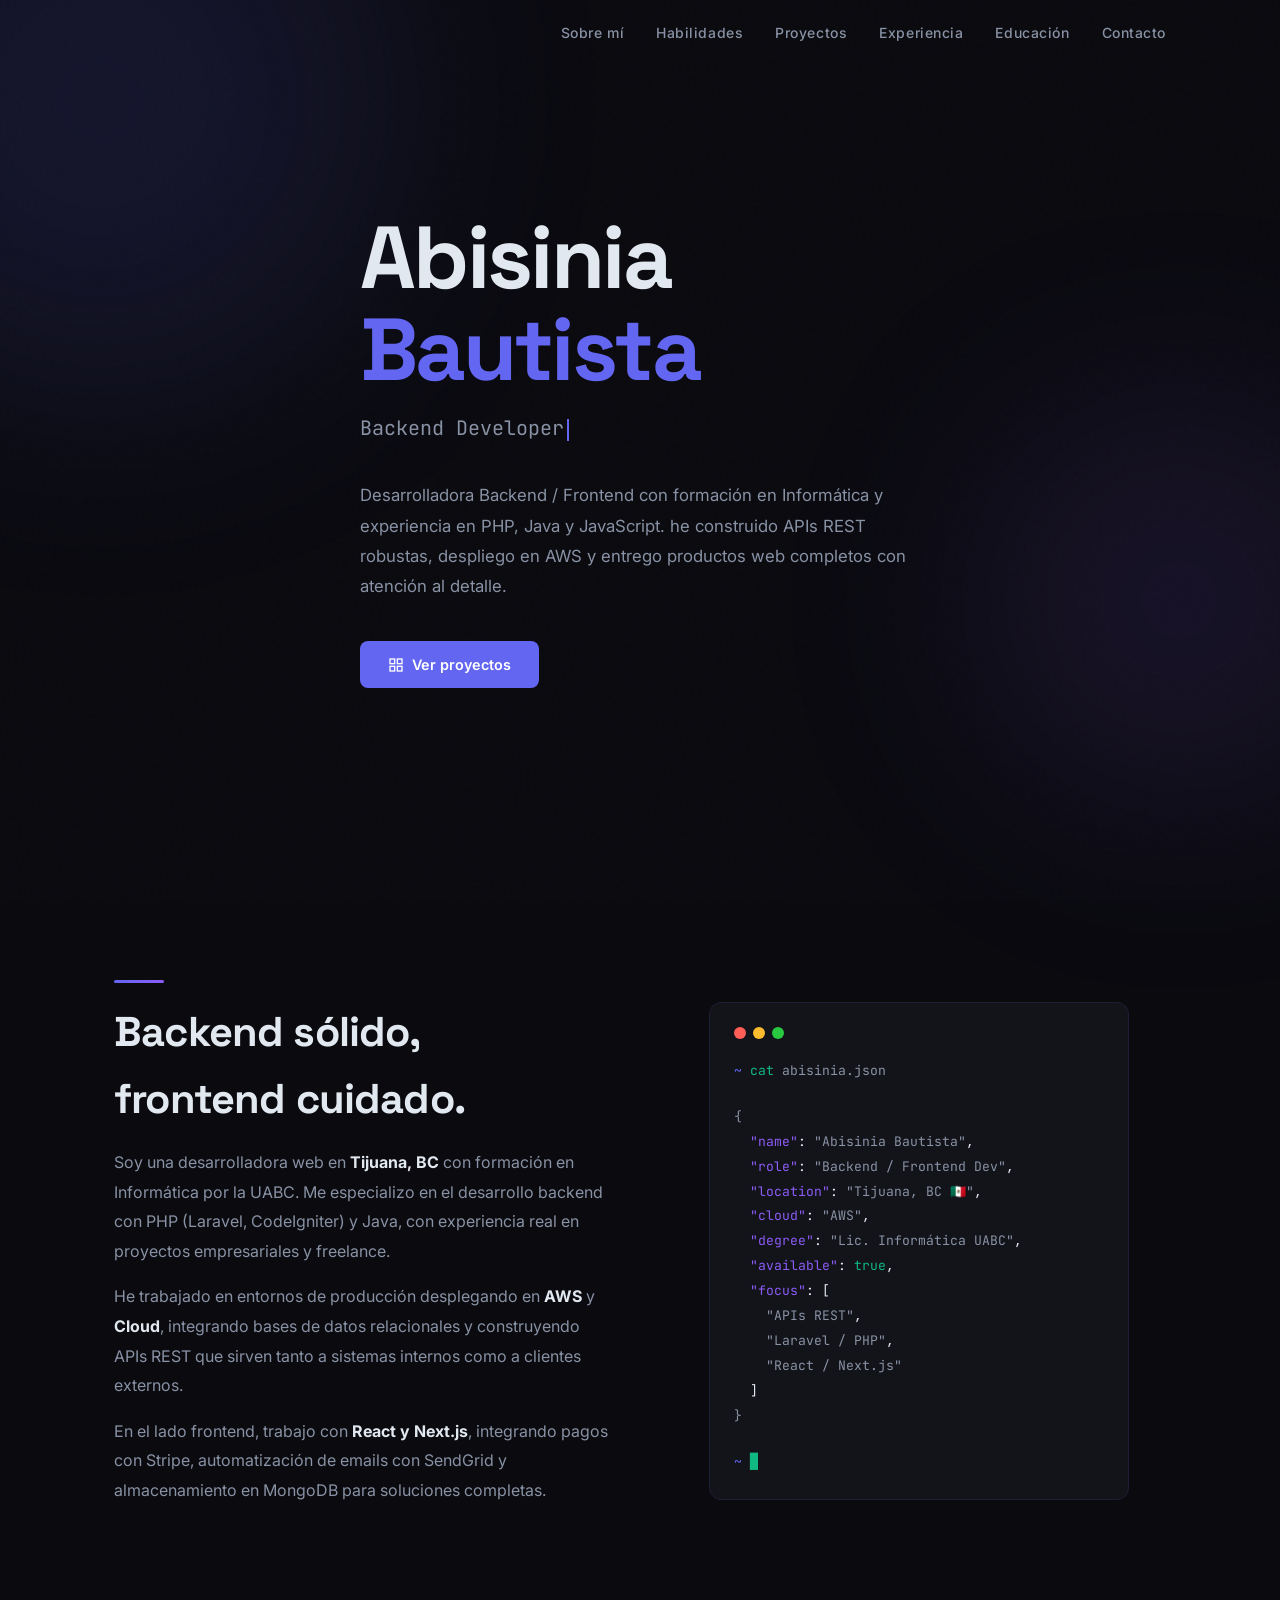
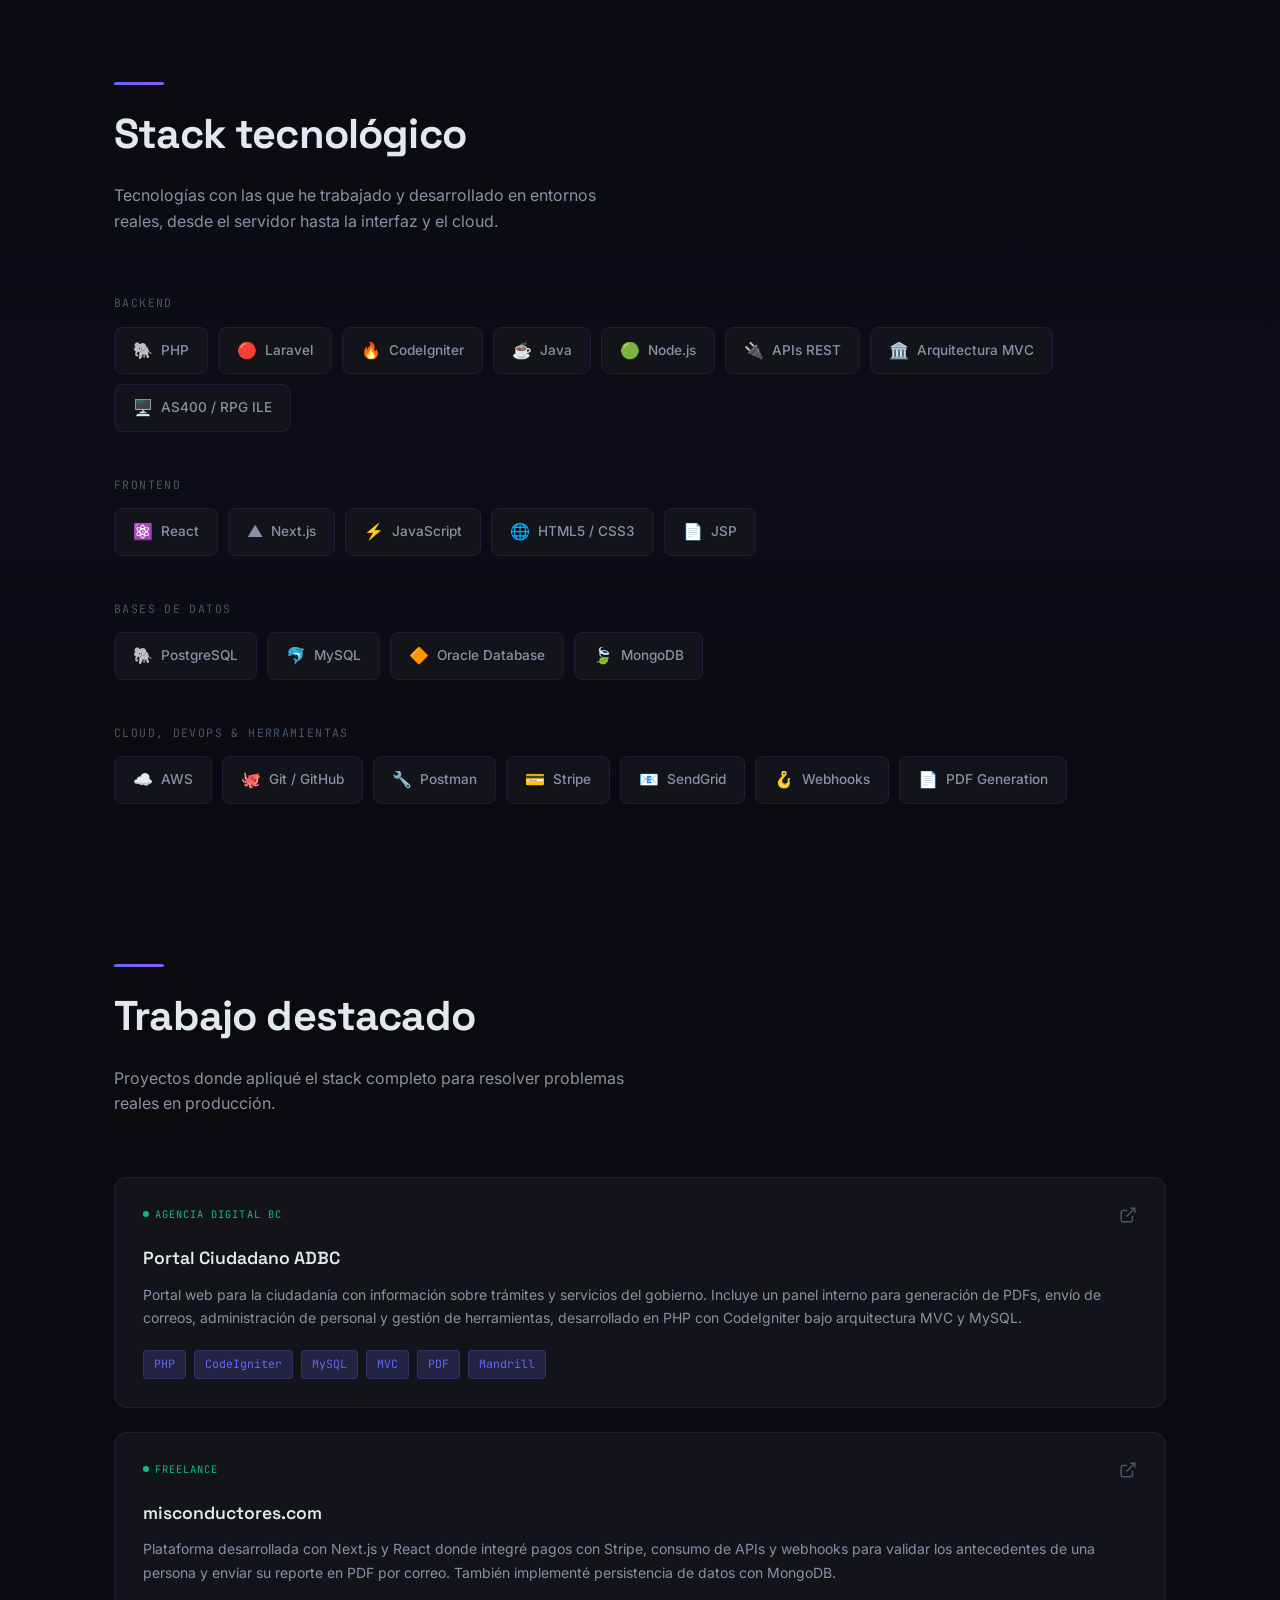
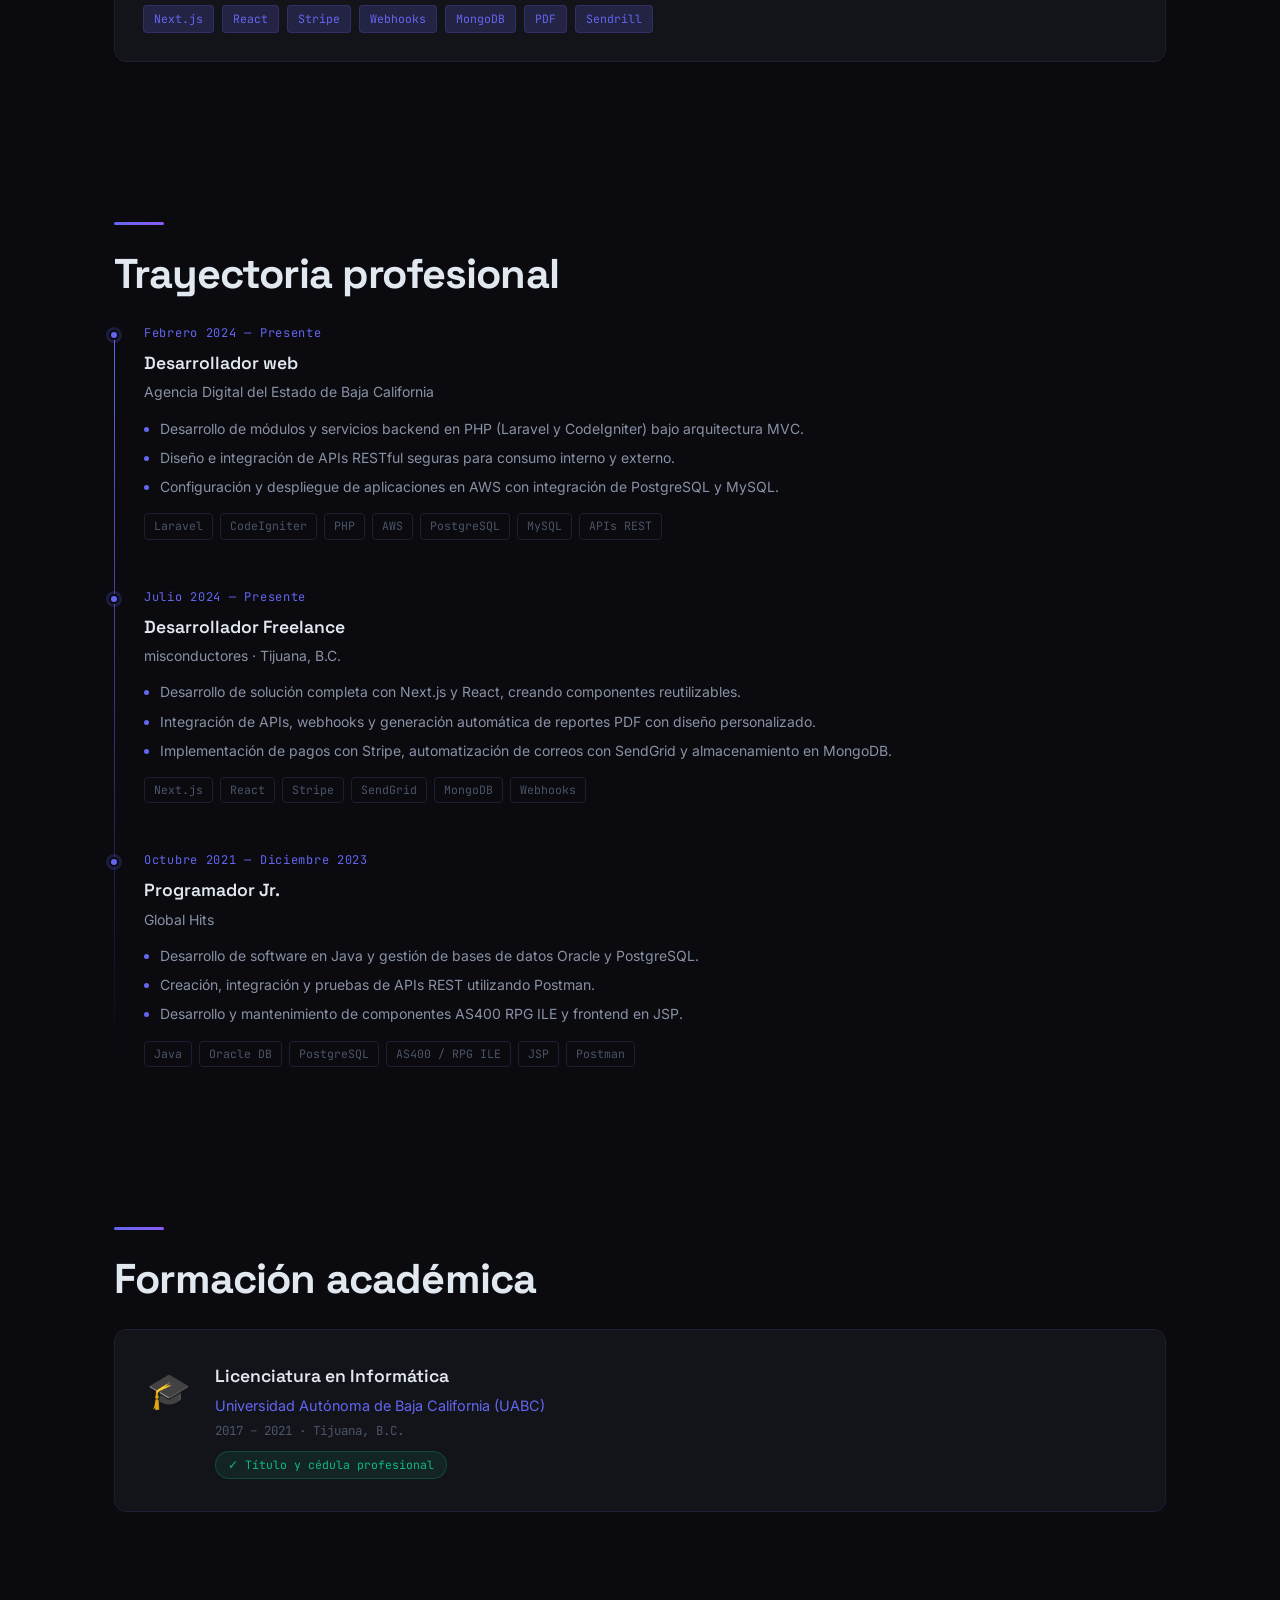
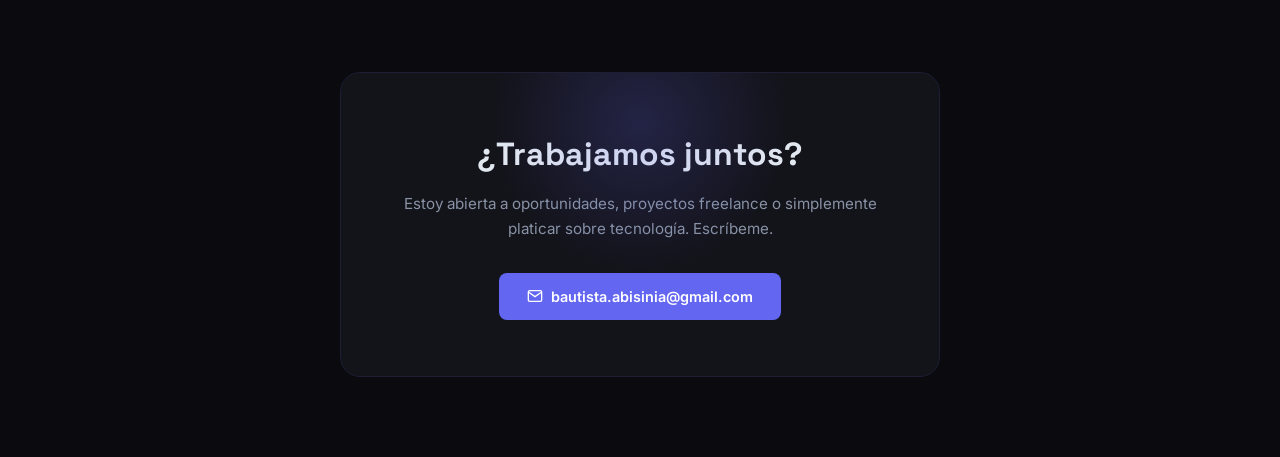
<file: index.html>
<!DOCTYPE html>
<html lang="es">
<head>
  <meta charset="UTF-8" />
  <meta name="viewport" content="width=device-width, initial-scale=1.0" />
  <title>Abisinia Bautista — Developer Portfolio</title>
  <meta name="description" content="Portfolio de Abisinia Bautista Bautista — Desarrolladora Backend/Frontend en Tijuana, BC." />
  <link rel="preconnect" href="https://fonts.googleapis.com" />
  <link rel="preconnect" href="https://fonts.gstatic.com" crossorigin />
  <link href="https://fonts.googleapis.com/css2?family=Space+Grotesk:wght@300;400;500;600;700&family=Inter:wght@300;400;500&family=JetBrains+Mono:wght@400;500&display=swap" rel="stylesheet" />
  <link rel="stylesheet" href="./assets/css/style.css" />
</head>
<body>

<div class="blob blob-1"></div>
<div class="blob blob-2"></div>

<nav id="navbar">
  <div class="container nav-inner">
    <a href="#hero" class="nav-logo"></a>
    <ul class="nav-links" id="navLinks">
      <li><a href="#about">Sobre mí</a></li>
      <li><a href="#skills">Habilidades</a></li>
      <li><a href="#projects">Proyectos</a></li>
      <li><a href="#experience">Experiencia</a></li>
      <li><a href="#education">Educación</a></li>
      <li><a href="#contact">Contacto</a></li>
    </ul>
    <div class="hamburger" id="hamburger" aria-label="Menú">
      <span></span><span></span><span></span>
    </div>
  </div>
</nav>

<section id="hero">
  <div class="container">
    <h1 class="hero-name">
      Abisinia<br>
      <span class="last">Bautista</span>
    </h1>
    <p class="hero-role" id="typewriter"><span class="cursor"></span></p>
    <p class="hero-desc">
      Desarrolladora Backend / Frontend con formación en Informática y experiencia en PHP, Java y JavaScript. he construido APIs REST robustas, despliego en AWS y entrego productos web completos con atención al detalle.
    </p>
    <div class="hero-cta">
      <a href="#projects" class="btn btn-primary">
        <svg width="16" height="16" viewBox="0 0 24 24" fill="none" stroke="currentColor" stroke-width="2"><rect x="3" y="3" width="7" height="7"/><rect x="14" y="3" width="7" height="7"/><rect x="14" y="14" width="7" height="7"/><rect x="3" y="14" width="7" height="7"/></svg>
        Ver proyectos
      </a>
    </div>
  </div>
</section>

<section id="about">
  <div class="container">
    <div class="about-grid">
      <div class="about-text reveal">
        <div class="divider"></div>
        <h2 class="section-title">Backend sólido,<br>frontend cuidado.</h2>
        <p>Soy una desarrolladora web en <strong>Tijuana, BC</strong> con formación en Informática por la UABC. Me especializo en el desarrollo backend con PHP (Laravel, CodeIgniter) y Java, con experiencia real en proyectos empresariales y freelance.</p>
        <p>He trabajado en entornos de producción desplegando en <strong>AWS</strong> y <strong>Cloud</strong>, integrando bases de datos relacionales y construyendo APIs REST que sirven tanto a sistemas internos como a clientes externos.</p>
        <p>En el lado frontend, trabajo con <strong>React y Next.js</strong>, integrando pagos con Stripe, automatización de emails con SendGrid y almacenamiento en MongoDB para soluciones completas.</p>
      </div>
      <div class="about-visual reveal reveal-delay-2">
        <div class="terminal-card">
          <div class="term-bar">
            <div class="term-dot r"></div>
            <div class="term-dot y"></div>
            <div class="term-dot g"></div>
          </div>
          <div class="term-line"><span class="term-prompt">~</span> <span class="term-cmd">cat</span> <span class="term-val">abisinia.json</span></div>
          <br>
          <div class="term-line"><span class="term-val">{</span></div>
          <div class="term-line">&nbsp;&nbsp;<span class="term-key">"name"</span>: <span class="term-val">"Abisinia Bautista"</span>,</div>
          <div class="term-line">&nbsp;&nbsp;<span class="term-key">"role"</span>: <span class="term-val">"Backend / Frontend Dev"</span>,</div>
          <div class="term-line">&nbsp;&nbsp;<span class="term-key">"location"</span>: <span class="term-val">"Tijuana, BC 🇲🇽"</span>,</div>
          <div class="term-line">&nbsp;&nbsp;<span class="term-key">"cloud"</span>: <span class="term-val">"AWS"</span>,</div>
          <div class="term-line">&nbsp;&nbsp;<span class="term-key">"degree"</span>: <span class="term-val">"Lic. Informática UABC"</span>,</div>
          <div class="term-line">&nbsp;&nbsp;<span class="term-key">"available"</span>: <span style="color:#10B981">true</span>,</div>
          <div class="term-line">&nbsp;&nbsp;<span class="term-key">"focus"</span>: [</div>
          <div class="term-line">&nbsp;&nbsp;&nbsp;&nbsp;<span class="term-val">"APIs REST"</span>,</div>
          <div class="term-line">&nbsp;&nbsp;&nbsp;&nbsp;<span class="term-val">"Laravel / PHP"</span>,</div>
          <div class="term-line">&nbsp;&nbsp;&nbsp;&nbsp;<span class="term-val">"React / Next.js"</span></div>
          <div class="term-line">&nbsp;&nbsp;]</div>
          <div class="term-line"><span class="term-val">}</span></div>
          <br>
          <div class="term-line"><span class="term-prompt">~</span> <span class="term-cmd">█</span></div>
        </div>
      </div>
    </div>
  </div>
</section>

<section id="skills">
  <div class="container">
    <div class="reveal">
      <div class="divider"></div>
      <h2 class="section-title">Stack tecnológico</h2>
      <p class="section-sub">Tecnologías con las que he trabajado y desarrollado en entornos reales, desde el servidor hasta la interfaz y el cloud.</p>
    </div>
    <div class="skills-categories">
      <div class="reveal">
        <p class="skill-cat-label">Backend</p>
        <div class="skills-grid">
          <div class="skill-tag"><span class="skill-icon">🐘</span><span>PHP</span></div>
          <div class="skill-tag"><span class="skill-icon">🔴</span><span>Laravel</span></div>
          <div class="skill-tag"><span class="skill-icon">🔥</span><span>CodeIgniter</span></div>
          <div class="skill-tag"><span class="skill-icon">☕</span><span>Java</span></div>
          <div class="skill-tag"><span class="skill-icon">🟢</span><span>Node.js</span></div>
          <div class="skill-tag"><span class="skill-icon">🔌</span><span>APIs REST</span></div>
          <div class="skill-tag"><span class="skill-icon">🏛️</span><span>Arquitectura MVC</span></div>
          <div class="skill-tag"><span class="skill-icon">🖥️</span><span>AS400 / RPG ILE</span></div>
        </div>
      </div>
      <div class="reveal reveal-delay-1">
        <p class="skill-cat-label">Frontend</p>
        <div class="skills-grid">
          <div class="skill-tag"><span class="skill-icon">⚛️</span><span>React</span></div>
          <div class="skill-tag"><span class="skill-icon">▲</span><span>Next.js</span></div>
          <div class="skill-tag"><span class="skill-icon">⚡</span><span>JavaScript</span></div>
          <div class="skill-tag"><span class="skill-icon">🌐</span><span>HTML5 / CSS3</span></div>
          <div class="skill-tag"><span class="skill-icon">📄</span><span>JSP</span></div>
        </div>
      </div>
      <div class="reveal reveal-delay-2">
        <p class="skill-cat-label">Bases de datos</p>
        <div class="skills-grid">
          <div class="skill-tag"><span class="skill-icon">🐘</span><span>PostgreSQL</span></div>
          <div class="skill-tag"><span class="skill-icon">🐬</span><span>MySQL</span></div>
          <div class="skill-tag"><span class="skill-icon">🔶</span><span>Oracle Database</span></div>
          <div class="skill-tag"><span class="skill-icon">🍃</span><span>MongoDB</span></div>
        </div>
      </div>
      <div class="reveal reveal-delay-3">
        <p class="skill-cat-label">Cloud, DevOps & herramientas</p>
        <div class="skills-grid">
          <div class="skill-tag"><span class="skill-icon">☁️</span><span>AWS</span></div>
          <div class="skill-tag"><span class="skill-icon">🐙</span><span>Git / GitHub</span></div>
          <div class="skill-tag"><span class="skill-icon">🔧</span><span>Postman</span></div>
          <div class="skill-tag"><span class="skill-icon">💳</span><span>Stripe</span></div>
          <div class="skill-tag"><span class="skill-icon">📧</span><span>SendGrid</span></div>
          <div class="skill-tag"><span class="skill-icon">🪝</span><span>Webhooks</span></div>
          <div class="skill-tag"><span class="skill-icon">📄</span><span>PDF Generation</span></div>
        </div>
      </div>
    </div>
  </div>
</section>

<section id="projects">
  <div class="container">
    <div class="reveal">
      <div class="divider"></div>
      <h2 class="section-title">Trabajo destacado</h2>
      <p class="section-sub">Proyectos donde apliqué el stack completo para resolver problemas reales en producción.</p>
    </div>
    <div class="projects-grid">

      <div class="project-card reveal">
        <div class="project-header">
          <p class="project-featured">Agencia Digital BC</p>
          <div class="project-links">
            <a href="https://www.adbc.gob.mx/" target="_blank" rel="noopener" class="project-link" aria-label="Portal ADBC">
              <svg viewBox="0 0 24 24" fill="none" stroke="currentColor" stroke-width="2"><path d="M18 13v6a2 2 0 01-2 2H5a2 2 0 01-2-2V8a2 2 0 012-2h6"/><polyline points="15,3 21,3 21,9"/><line x1="10" y1="14" x2="21" y2="3"/></svg>
            </a>
          </div>
        </div>
        <h3 class="project-name">Portal Ciudadano ADBC</h3>
        <p class="project-desc">Portal web para la ciudadanía con información sobre trámites y servicios del gobierno. Incluye un panel interno para generación de PDFs, envío de correos, administración de personal y gestión de herramientas, desarrollado en PHP con CodeIgniter bajo arquitectura MVC y MySQL.</p>
        <div class="project-tags">
          <span class="project-tag">PHP</span>
          <span class="project-tag">CodeIgniter</span>
          <span class="project-tag">MySQL</span>
          <span class="project-tag">MVC</span>
          <span class="project-tag">PDF</span>
          <span class="project-tag">Mandrill</span>
        </div>
      </div>

      <div class="project-card reveal reveal-delay-1">
        <div class="project-header">
          <p class="project-featured">freelance</p>
          <div class="project-links">
            <a href="https://www.misconductores.com/" target="_blank" rel="noopener" class="project-link" aria-label="misconductores.com">
              <svg viewBox="0 0 24 24" fill="none" stroke="currentColor" stroke-width="2"><path d="M18 13v6a2 2 0 01-2 2H5a2 2 0 01-2-2V8a2 2 0 012-2h6"/><polyline points="15,3 21,3 21,9"/><line x1="10" y1="14" x2="21" y2="3"/></svg>
            </a>
          </div>
        </div>
        <h3 class="project-name">misconductores.com</h3>
        <p class="project-desc">Plataforma desarrollada con Next.js y React donde integré pagos con Stripe, consumo de APIs y webhooks para validar los antecedentes de una persona y enviar su reporte en PDF por correo. También implementé persistencia de datos con MongoDB.</p>
        <div class="project-tags">
          <span class="project-tag">Next.js</span>
          <span class="project-tag">React</span>
          <span class="project-tag">Stripe</span>
          <span class="project-tag">Webhooks</span>
          <span class="project-tag">MongoDB</span>
          <span class="project-tag">PDF</span>
          <span class="project-tag">Sendrill</span>
        </div>
      </div>

      

    </div>
  </div>
</section>

<section id="experience">
  <div class="container">
    <div class="reveal">
      <div class="divider"></div>
      <h2 class="section-title">Trayectoria profesional</h2>
    </div>
    <div class="timeline reveal reveal-delay-1">

      <div class="timeline-item">
        <div class="timeline-dot"></div>
        <p class="timeline-date">Febrero 2024 — Presente</p>
        <h3 class="timeline-role">Desarrollador web</h3>
        <p class="timeline-company">Agencia Digital del Estado de Baja California</p>
        <ul class="timeline-bullets">
          <li>Desarrollo de módulos y servicios backend en PHP (Laravel y CodeIgniter) bajo arquitectura MVC.</li>
          <li>Diseño e integración de APIs RESTful seguras para consumo interno y externo.</li>
          <li>Configuración y despliegue de aplicaciones en AWS con integración de PostgreSQL y MySQL.</li>
        </ul>
        <div class="timeline-tags">
          <span class="timeline-tag">Laravel</span>
          <span class="timeline-tag">CodeIgniter</span>
          <span class="timeline-tag">PHP</span>
          <span class="timeline-tag">AWS</span>
          <span class="timeline-tag">PostgreSQL</span>
          <span class="timeline-tag">MySQL</span>
          <span class="timeline-tag">APIs REST</span>
        </div>
      </div>

      <div class="timeline-item">
        <div class="timeline-dot"></div>
        <p class="timeline-date">Julio 2024 — Presente</p>
        <h3 class="timeline-role">Desarrollador Freelance</h3>
        <p class="timeline-company">misconductores · Tijuana, B.C.</p>
        <ul class="timeline-bullets">
          <li>Desarrollo de solución completa con Next.js y React, creando componentes reutilizables.</li>
          <li>Integración de APIs, webhooks y generación automática de reportes PDF con diseño personalizado.</li>
          <li>Implementación de pagos con Stripe, automatización de correos con SendGrid y almacenamiento en MongoDB.</li>
        </ul>
        <div class="timeline-tags">
          <span class="timeline-tag">Next.js</span>
          <span class="timeline-tag">React</span>
          <span class="timeline-tag">Stripe</span>
          <span class="timeline-tag">SendGrid</span>
          <span class="timeline-tag">MongoDB</span>
          <span class="timeline-tag">Webhooks</span>
        </div>
      </div>

      <div class="timeline-item">
        <div class="timeline-dot"></div>
        <p class="timeline-date">Octubre 2021 — Diciembre 2023</p>
        <h3 class="timeline-role">Programador Jr.</h3>
        <p class="timeline-company">Global Hits</p>
        <ul class="timeline-bullets">
          <li>Desarrollo de software en Java y gestión de bases de datos Oracle y PostgreSQL.</li>
          <li>Creación, integración y pruebas de APIs REST utilizando Postman.</li>
          <li>Desarrollo y mantenimiento de componentes AS400 RPG ILE y frontend en JSP.</li>
        </ul>
        <div class="timeline-tags">
          <span class="timeline-tag">Java</span>
          <span class="timeline-tag">Oracle DB</span>
          <span class="timeline-tag">PostgreSQL</span>
          <span class="timeline-tag">AS400 / RPG ILE</span>
          <span class="timeline-tag">JSP</span>
          <span class="timeline-tag">Postman</span>
        </div>
      </div>

    </div>
  </div>
</section>

<section id="education">
  <div class="container">
    <div class="reveal">
      <div class="divider"></div>
      <h2 class="section-title">Formación académica</h2>
    </div>
    <div class="reveal reveal-delay-1">
      <div class="edu-card">
        <div class="edu-icon">🎓</div>
        <div>
          <h3 class="edu-degree">Licenciatura en Informática</h3>
          <p class="edu-school">Universidad Autónoma de Baja California (UABC)</p>
          <p class="edu-period">2017 – 2021 · Tijuana, B.C.</p>
          <span class="edu-badge">✓ Título y cédula profesional</span>
        </div>
      </div>
    </div>
  </div>
</section>

<section id="contact">
  <div class="container">
    <div class="contact-card reveal">
      <h2 class="contact-title">¿Trabajamos juntos?</h2>
      <p class="contact-desc">Estoy abierta a oportunidades, proyectos freelance o simplemente platicar sobre tecnología. Escríbeme.</p>
      <a href="mailto:bautista.abisinia@gmail.com" class="btn btn-primary">
        <svg width="16" height="16" viewBox="0 0 24 24" fill="none" stroke="currentColor" stroke-width="2"><path d="M4 4h16c1.1 0 2 .9 2 2v12c0 1.1-.9 2-2 2H4c-1.1 0-2-.9-2-2V6c0-1.1.9-2 2-2z"/><polyline points="22,6 12,13 2,6"/></svg>
        bautista.abisinia@gmail.com
      </a>
    </div>
  </div>
</section>
<script src="./assets/js/animation.js"></script>
</body>
</html>
</file>
<file: assets/css/style.css>
*,
*::before,
*::after {
  box-sizing: border-box;
  margin: 0;
  padding: 0;
}

:root {
  --bg: #0a0a0f;
  --bg-card: #13131a;
  --bg-hover: #1a1a28;
  --border: #1e1e35;
  --accent: #6366f1;
  --accent-dim: #6366f133;
  --accent2: #8b5cf6;
  --text: #e2e8f0;
  --text-muted: #8892a4;
  --text-dim: #4a5568;
  --green: #10b981;
  --radius: 12px;
  --mono: "JetBrains Mono", monospace;
}

html {
  scroll-behavior: smooth;
}
body {
  background: var(--bg);
  color: var(--text);
  font-family: "Inter", sans-serif;
  font-size: 16px;
  line-height: 1.6;
  overflow-x: hidden;
}
::selection {
  background: var(--accent);
  color: #fff;
}
::-webkit-scrollbar {
  width: 5px;
}
::-webkit-scrollbar-track {
  background: var(--bg);
}
::-webkit-scrollbar-thumb {
  background: var(--accent);
  border-radius: 10px;
}

body::before {
  content: "";
  position: fixed;
  inset: 0;
  background-image: url("data:image/svg+xml,%3Csvg viewBox='0 0 256 256' xmlns='http://www.w3.org/2000/svg'%3E%3Cfilter id='noise'%3E%3CfeTurbulence type='fractalNoise' baseFrequency='0.9' numOctaves='4' stitchTiles='stitch'/%3E%3C/filter%3E%3Crect width='100%25' height='100%25' filter='url(%23noise)' opacity='0.04'/%3E%3C/svg%3E");
  pointer-events: none;
  z-index: 0;
  opacity: 0.4;
}

.blob {
  position: fixed;
  border-radius: 50%;
  filter: blur(120px);
  pointer-events: none;
  z-index: 0;
  opacity: 0.13;
}
.blob-1 {
  width: 600px;
  height: 600px;
  background: var(--accent);
  top: -200px;
  left: -200px;
}
.blob-2 {
  width: 400px;
  height: 400px;
  background: var(--accent2);
  bottom: 100px;
  right: -100px;
}

.container {
  max-width: 1100px;
  margin: 0 auto;
  padding: 0 24px;
  position: relative;
  z-index: 1;
}
section {
  padding: 80px 0;
}

/* ── Nav ── */
nav {
  position: fixed;
  top: 0;
  left: 0;
  right: 0;
  z-index: 100;
  padding: 20px 0;
  transition:
    background 0.3s,
    backdrop-filter 0.3s,
    border-color 0.3s;
}
nav.scrolled {
  background: rgba(10, 10, 15, 0.88);
  backdrop-filter: blur(20px);
  border-bottom: 1px solid var(--border);
}
.nav-inner {
  display: flex;
  align-items: center;
  justify-content: space-between;
}
.nav-logo {
  font-family: var(--mono);
  font-size: 0.9rem;
  color: var(--accent);
  text-decoration: none;
  letter-spacing: 0.05em;
}
.nav-logo span {
  color: var(--text-muted);
}
.nav-links {
  display: flex;
  gap: 32px;
  list-style: none;
}
.nav-links a {
  color: var(--text-muted);
  text-decoration: none;
  font-size: 0.875rem;
  font-weight: 500;
  letter-spacing: 0.04em;
  transition: color 0.2s;
  position: relative;
}
.nav-links a::after {
  content: "";
  position: absolute;
  bottom: -4px;
  left: 0;
  width: 0;
  height: 1px;
  background: var(--accent);
  transition: width 0.25s;
}
.nav-links a:hover {
  color: var(--text);
}
.nav-links a:hover::after {
  width: 100%;
}
.hamburger {
  display: none;
  flex-direction: column;
  gap: 5px;
  cursor: pointer;
  padding: 4px;
}
.hamburger span {
  width: 22px;
  height: 2px;
  background: var(--text);
  border-radius: 2px;
  transition: 0.3s;
}

/* ── Hero ── */
#hero {
  min-height: 100vh;
  display: flex;
  align-items: center;
  padding-top: 80px;
}
@keyframes pulse {
  0%,
  100% {
    opacity: 1;
    transform: scale(1);
  }
  50% {
    opacity: 0.5;
    transform: scale(1.4);
  }
}

.hero-name {
  font-family: "Space Grotesk", sans-serif;
  font-size: clamp(3rem, 7vw, 5.5rem);
  font-weight: 700;
  line-height: 1.05;
  letter-spacing: -0.03em;
  margin-bottom: 16px;
}
.hero-name .last {
  color: var(--accent);
}
.hero-role {
  font-family: var(--mono);
  font-size: clamp(0.95rem, 2.2vw, 1.25rem);
  color: var(--text-muted);
  margin-bottom: 28px;
  min-height: 2em;
}
.cursor {
  display: inline-block;
  width: 2px;
  height: 1.1em;
  background: var(--accent);
  margin-left: 3px;
  vertical-align: middle;
  animation: blink 0.85s step-end infinite;
}
@keyframes blink {
  0%,
  100% {
    opacity: 1;
  }
  50% {
    opacity: 0;
  }
}

.hero-desc {
  max-width: 560px;
  color: var(--text-muted);
  font-size: 1.05rem;
  line-height: 1.8;
  margin-bottom: 40px;
}
.hero-cta {
  display: flex;
  gap: 16px;
  flex-wrap: wrap;
}

.btn {
  display: inline-flex;
  align-items: center;
  gap: 8px;
  padding: 12px 28px;
  border-radius: 8px;
  font-size: 0.9rem;
  font-weight: 600;
  text-decoration: none;
  transition: all 0.2s;
  cursor: pointer;
  border: none;
  font-family: "Inter", sans-serif;
}
.btn-primary {
  background: var(--accent);
  color: #fff;
}
.btn-primary:hover {
  background: var(--accent2);
  transform: translateY(-2px);
  box-shadow: 0 8px 25px rgba(99, 102, 241, 0.35);
}
.btn-outline {
  background: transparent;
  color: var(--text);
  border: 1px solid var(--border);
}
.btn-outline:hover {
  border-color: var(--accent);
  color: var(--accent);
  transform: translateY(-2px);
}

@keyframes float {
  0%,
  100% {
    transform: translateY(0);
  }
  50% {
    transform: translateY(6px);
  }
}
.section-title {
  font-family: "Space Grotesk", sans-serif;
  font-size: clamp(1.8rem, 4vw, 2.6rem);
  font-weight: 700;
  letter-spacing: -0.02em;
  margin-bottom: 16px;
}
.section-sub {
  color: var(--text-muted);
  font-size: 1rem;
  max-width: 520px;
  margin-bottom: 60px;
}
.divider {
  width: 50px;
  height: 3px;
  background: linear-gradient(90deg, var(--accent), var(--accent2));
  border-radius: 2px;
  margin-bottom: 16px;
}
.about-grid {
  display: grid;
  grid-template-columns: 1fr 1fr;
  gap: 64px;
  align-items: center;
}
.about-text p {
  color: var(--text-muted);
  margin-bottom: 16px;
  line-height: 1.85;
}
.about-text p strong {
  color: var(--text);
}
.about-visual {
  display: flex;
  justify-content: center;
}
.terminal-card {
  background: var(--bg-card);
  border: 1px solid var(--border);
  border-radius: var(--radius);
  padding: 24px;
  width: 100%;
  max-width: 420px;
  font-family: var(--mono);
  font-size: 0.82rem;
}
.term-bar {
  display: flex;
  gap: 7px;
  margin-bottom: 20px;
}
.term-dot {
  width: 12px;
  height: 12px;
  border-radius: 50%;
}
.term-dot.r {
  background: #ff5f57;
}
.term-dot.y {
  background: #febc2e;
}
.term-dot.g {
  background: #28c840;
}
.term-line {
  line-height: 1.9;
}
.term-prompt {
  color: var(--accent);
}
.term-cmd {
  color: var(--green);
}
.term-val {
  color: var(--text-muted);
}
.term-key {
  color: #8b5cf6;
}
#skills {
  background: linear-gradient(
    180deg,
    transparent,
    rgba(99, 102, 241, 0.03),
    transparent
  );
}
.skills-categories {
  display: flex;
  flex-direction: column;
  gap: 44px;
}
.skill-cat-label {
  font-family: var(--mono);
  font-size: 0.72rem;
  color: var(--text-dim);
  letter-spacing: 0.12em;
  text-transform: uppercase;
  margin-bottom: 14px;
}
.skills-grid {
  display: flex;
  flex-wrap: wrap;
  gap: 10px;
}
.skill-tag {
  display: inline-flex;
  align-items: center;
  gap: 8px;
  padding: 10px 18px;
  background: var(--bg-card);
  border: 1px solid var(--border);
  border-radius: 8px;
  font-size: 0.85rem;
  font-weight: 500;
  color: var(--text-muted);
  transition: all 0.2s;
  cursor: default;
  position: relative;
  overflow: hidden;
}
.skill-tag::before {
  content: "";
  position: absolute;
  inset: 0;
  background: var(--accent-dim);
  transform: scaleX(0);
  transform-origin: left;
  transition: transform 0.25s;
}
.skill-tag:hover {
  border-color: var(--accent);
  color: var(--text);
  transform: translateY(-2px);
  box-shadow: 0 4px 20px rgba(99, 102, 241, 0.15);
}
.skill-tag:hover::before {
  transform: scaleX(1);
}
.skill-tag span {
  position: relative;
  z-index: 1;
}
.skill-icon {
  font-size: 1rem;
  position: relative;
  z-index: 1;
}

.projects-grid {
  display: grid;
  gap: 24px;
}
.project-card {
  background: var(--bg-card);
  border: 1px solid var(--border);
  border-radius: var(--radius);
  padding: 28px;
  transition: all 0.3s;
  position: relative;
  overflow: hidden;
  display: flex;
  flex-direction: column;
}
.project-card::before {
  content: "";
  position: absolute;
  top: 0;
  left: 0;
  right: 0;
  height: 3px;
  background: linear-gradient(90deg, var(--accent), var(--accent2));
  transform: scaleX(0);
  transform-origin: left;
  transition: transform 0.3s;
}
.project-card:hover {
  border-color: transparent;
  transform: translateY(-4px);
  box-shadow: 0 20px 40px rgba(0, 0, 0, 0.4);
  background: var(--bg-hover);
}
.project-card:hover::before {
  transform: scaleX(1);
}
.project-header {
  display: flex;
  justify-content: space-between;
  align-items: flex-start;
  margin-bottom: 14px;
}
.project-links {
  display: flex;
  gap: 10px;
}
.project-link {
  color: var(--text-dim);
  text-decoration: none;
  transition: color 0.2s;
  display: flex;
  align-items: center;
}
.project-link:hover {
  color: var(--accent);
}
.project-link svg {
  width: 18px;
  height: 18px;
}
.project-name {
  font-family: "Space Grotesk", sans-serif;
  font-size: 1.1rem;
  font-weight: 600;
  margin-bottom: 10px;
}
.project-desc {
  font-size: 0.875rem;
  color: var(--text-muted);
  line-height: 1.7;
  flex: 1;
  margin-bottom: 20px;
}
.project-tags {
  display: flex;
  flex-wrap: wrap;
  gap: 8px;
}
.project-tag {
  font-family: var(--mono);
  font-size: 0.72rem;
  color: var(--accent);
  background: var(--accent-dim);
  padding: 4px 10px;
  border-radius: 4px;
  border: 1px solid rgba(99, 102, 241, 0.2);
}
.project-featured {
  font-family: var(--mono);
  font-size: 0.65rem;
  color: var(--green);
  letter-spacing: 0.1em;
  text-transform: uppercase;
  margin-bottom: 8px;
  display: flex;
  align-items: center;
  gap: 6px;
}
.project-featured::before {
  content: "";
  width: 6px;
  height: 6px;
  background: var(--green);
  border-radius: 50%;
  animation: pulse 2s ease-in-out infinite;
}
.timeline {
  position: relative;
  padding-left: 30px;
}
.timeline::before {
  content: "";
  position: absolute;
  left: 0;
  top: 8px;
  bottom: 8px;
  width: 1px;
  background: linear-gradient(180deg, var(--accent), transparent);
}
.timeline-item {
  position: relative;
  padding-bottom: 48px;
}
.timeline-item:last-child {
  padding-bottom: 0;
}
.timeline-dot {
  position: absolute;
  left: -35px;
  top: 6px;
  width: 10px;
  height: 10px;
  background: var(--accent);
  border-radius: 50%;
  border: 2px solid var(--bg);
  box-shadow: 0 0 0 3px var(--accent-dim);
}
.timeline-date {
  font-family: var(--mono);
  font-size: 0.75rem;
  color: var(--accent);
  letter-spacing: 0.06em;
  margin-bottom: 6px;
}
.timeline-role {
  font-family: "Space Grotesk", sans-serif;
  font-size: 1.1rem;
  font-weight: 600;
  margin-bottom: 4px;
}
.timeline-company {
  font-size: 0.875rem;
  color: var(--text-muted);
  margin-bottom: 12px;
}
.timeline-desc {
  font-size: 0.875rem;
  color: var(--text-muted);
  line-height: 1.8;
}
.timeline-bullets {
  margin-top: 10px;
  padding-left: 16px;
}
.timeline-bullets li {
  font-size: 0.875rem;
  color: var(--text-muted);
  line-height: 1.8;
  margin-bottom: 4px;
}
.timeline-bullets li::marker {
  color: var(--accent);
}
.timeline-tags {
  display: flex;
  flex-wrap: wrap;
  gap: 7px;
  margin-top: 14px;
}
.timeline-tag {
  font-size: 0.72rem;
  font-family: var(--mono);
  color: var(--text-dim);
  border: 1px solid var(--border);
  padding: 3px 9px;
  border-radius: 4px;
}
.edu-card {
  background: var(--bg-card);
  border: 1px solid var(--border);
  border-radius: var(--radius);
  padding: 32px;
  display: flex;
  gap: 24px;
  align-items: flex-start;
  transition: border-color 0.2s;
}
.edu-card:hover {
  border-color: var(--accent);
}
.edu-icon {
  font-size: 2.2rem;
  flex-shrink: 0;
}
.edu-degree {
  font-family: "Space Grotesk", sans-serif;
  font-size: 1.1rem;
  font-weight: 600;
  margin-bottom: 4px;
}
.edu-school {
  color: var(--accent);
  font-size: 0.9rem;
  margin-bottom: 4px;
}
.edu-period {
  font-family: var(--mono);
  font-size: 0.78rem;
  color: var(--text-dim);
  margin-bottom: 10px;
}
.edu-badge {
  display: inline-flex;
  align-items: center;
  gap: 6px;
  font-family: var(--mono);
  font-size: 0.72rem;
  background: rgba(16, 185, 129, 0.1);
  color: var(--green);
  border: 1px solid rgba(16, 185, 129, 0.25);
  padding: 4px 12px;
  border-radius: 20px;
}
#contact {
  text-align: center;
}
.contact-card {
  max-width: 600px;
  margin: 0 auto;
  background: var(--bg-card);
  border: 1px solid var(--border);
  border-radius: 20px;
  padding: 56px 48px;
  position: relative;
  overflow: hidden;
}
.contact-card::before {
  content: "";
  position: absolute;
  top: -100px;
  left: 50%;
  transform: translateX(-50%);
  width: 300px;
  height: 300px;
  background: radial-gradient(circle, var(--accent-dim), transparent 70%);
  pointer-events: none;
}
.contact-title {
  font-family: "Space Grotesk", sans-serif;
  font-size: 2rem;
  font-weight: 700;
  margin-bottom: 12px;
}
.contact-desc {
  color: var(--text-muted);
  margin-bottom: 32px;
  font-size: 0.95rem;
}
.reveal {
  opacity: 0;
  transform: translateY(28px);
  transition:
    opacity 0.7s ease,
    transform 0.7s ease;
}
.reveal.visible {
  opacity: 1;
  transform: translateY(0);
}
@media (max-width: 768px) {
  section {
    padding: 72px 0;
  }
  .nav-links {
    position: fixed;
    top: 0;
    right: -100%;
    height: 100vh;
    width: 260px;
    background: rgba(10, 10, 15, 0.98);
    backdrop-filter: blur(20px);
    flex-direction: column;
    align-items: flex-start;
    justify-content: center;
    padding: 48px 32px;
    gap: 28px;
    border-left: 1px solid var(--border);
    transition: right 0.3s;
    z-index: 200;
  }
  .nav-links.open {
    right: 0;
  }
  .nav-links a {
    font-size: 1.1rem;
  }
  .hamburger {
    display: flex;
    z-index: 300;
  }
  .about-grid {
    grid-template-columns: 1fr;
  }
  .about-visual {
    display: none;
  }
  .projects-grid {
    grid-template-columns: 1fr;
  }
  .contact-card {
    padding: 36px 24px;
  }
  .footer-inner {
    flex-direction: column;
  }
  .hero-cta {
    flex-direction: column;
    align-items: flex-start;
  }
  .edu-card {
    flex-direction: column;
    gap: 12px;
  }
}
@media (prefers-reduced-motion: reduce) {
  *,
  *::before,
  *::after {
    animation-duration: 0.01ms !important;
    transition-duration: 0.01ms !important;
  }
}
</file>
